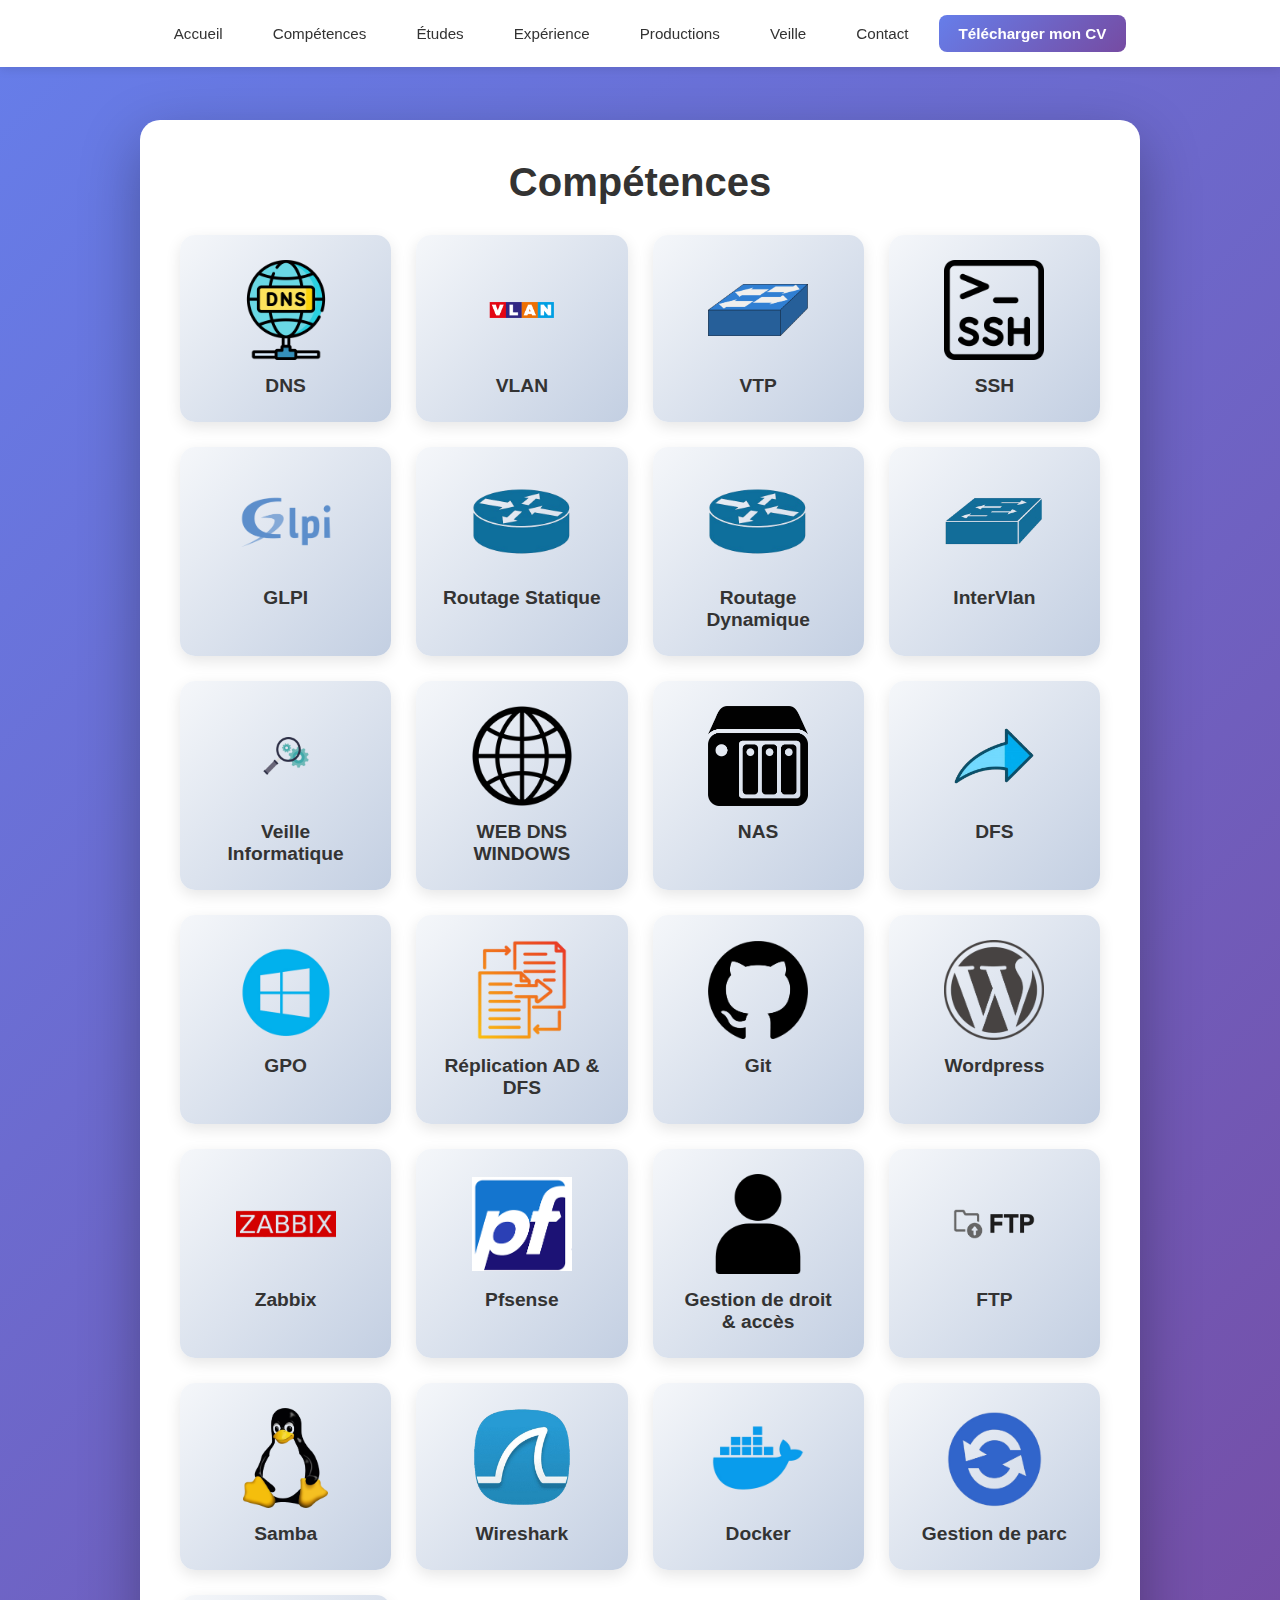
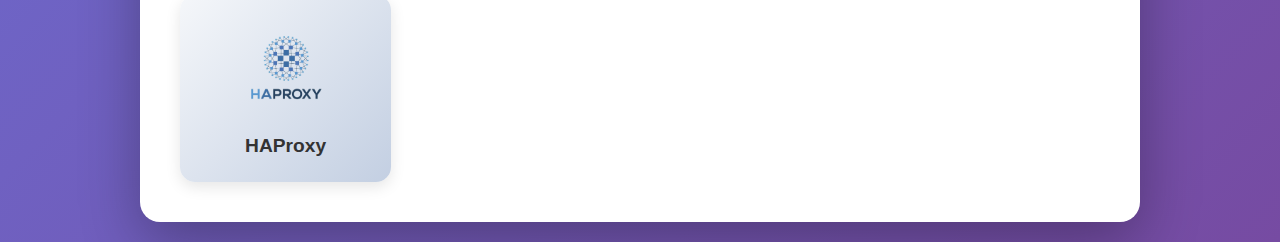
<file: compétence.html>
<!DOCTYPE html>
<html lang="fr">
<head>
    <meta charset="UTF-8">
    <meta name="viewport" content="width=device-width, initial-scale=1.0">
    <title>Compétences - Portfolio BTS SIO</title>
    <link rel="stylesheet" href="style.css">
</head>
<body>
    <nav class="nav-menu">
        <a href="index.html">Accueil</a>
        <a href="compétence.html">Compétences</a>
        <a href="Etude.html">Études</a>
        <a href="experience.html">Expérience</a>
        <a href="Production.html">Productions</a>
        <a href="Veille.html">Veille</a>
        <a href="Contact.html">Contact</a>
        <a href="CV bts-ajour.pdf" download class="cv-button">Télécharger mon CV</a>
    </nav>
    <div class="container">
        <h1 class="page-title">Compétences</h1>
        
        <div class="competences-grid">
            <div class="competence-item">
                <img src="Dns.png" alt="DNS">
                <h3>DNS</h3>
            </div>
            
            <div class="competence-item">
                <img src="Vlan.png" alt="VLAN">
                <h3>VLAN</h3>
            </div>
            
            <div class="competence-item">
                <img src="vtp.png" alt="VTP">
                <h3>VTP</h3>
            </div>
            
            <div class="competence-item">
                <img src="ssh.png" alt="SSH">
                <h3>SSH</h3>
            </div>
            
            <div class="competence-item">
                <img src="glpi.png" alt="GLPI">
                <h3>GLPI</h3>
            </div>
            
            <div class="competence-item">
                <img src="routeur.png" alt="Routage Statique">
                <h3>Routage Statique</h3>
            </div>
            
            <div class="competence-item">
                <img src="routeur.png" alt="Routage Dynamique">
                <h3>Routage Dynamique</h3>
            </div>
            
            <div class="competence-item">
                <img src="intervlan.png" alt="InterVlan">
                <h3>InterVlan</h3>
            </div>
            
            <div class="competence-item">
                <img src="veille-info.png" alt="Veille Informatique">
                <h3>Veille Informatique</h3>
            </div>
            
            <div class="competence-item">
                <img src="multisite.png" alt="WEB">
                <h3>WEB DNS WINDOWS</h3>
            </div>
           
            <div class="competence-item">
                <img src="Nas.png" alt="NAS">
                <h3>NAS</h3>
            </div>

            <div class="competence-item">
                <img src="partage.png" alt="NAS">
                <h3>DFS</h3>
            </div>

            <div class="competence-item">
                <img src="windows.png" alt="NAS">
                <h3>GPO</h3>
            </div>

             <div class="competence-item">
                <img src="replication.png" alt="NAS">
                <h3>Réplication AD & DFS</h3>
            </div>

            <div class="competence-item">
                <img src="git.png" alt="NAS">
                <h3>Git</h3>
            </div>

             <div class="competence-item">
                <img src="wordpress.png" alt="NAS">
                <h3>Wordpress</h3>
        </div>

            <div class="competence-item">
                <img src="zabbix.png" alt="NAS">
                <h3>Zabbix</h3>
        </div>

            <div class="competence-item">
                <img src="pfsense.png" alt="NAS">
                <h3>Pfsense</h3>
        </div>

            <div class="competence-item">
                <img src="user.png" alt="NAS">
                <h3>Gestion de droit & accès</h3>
        </div>

            <div class="competence-item">
                <img src="Ftp.png" alt="NAS">
                <h3>FTP</h3>
        </div>

             <div class="competence-item">
                <img src="Linux.png" alt="Linux">
                 <h3>Samba</h3>
    </div>

            <div class="competence-item">
                <img src="wireshark.png" alt="Wireshark">
                 <h3>Wireshark</h3>
    </div>

             <div class="competence-item">
                <img src="docker.png" alt="Docker">
                 <h3>Docker</h3>
    </div>

             <div class="competence-item">
                <img src="Update.png" alt="Update">
                 <h3>Gestion de parc</h3>
    </div>
                  <div class="competence-item">
                <img src="Haproxy.png" alt="Proxy">
                 <h3>HAProxy</h3>
    </div>
    </div>
</body>
</html>
</file>
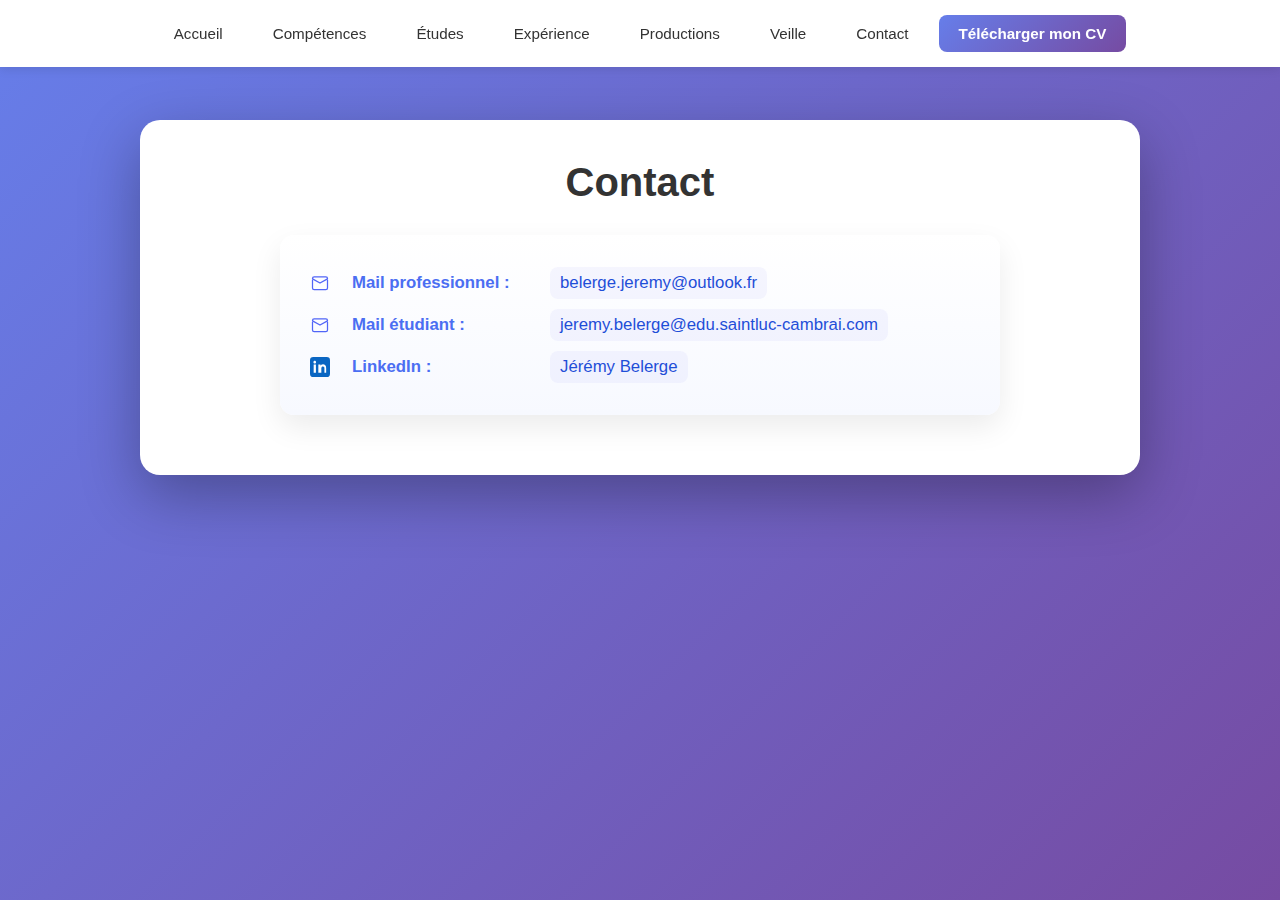
<file: Contact.html>
<!DOCTYPE html>
<html lang="fr">
<head>
    <meta charset="UTF-8">
    <meta name="viewport" content="width=device-width, initial-scale=1.0">
    <title>Contact - Portfolio BTS SIO</title>
    <link rel="stylesheet" href="style.css">
</head>
<body>
    <nav class="nav-menu">
        <a href="acceuil.html">Accueil</a>
        <a href="compétence.html">Compétences</a>
        <a href="Etude.html">Études</a>
        <a href="experience.html">Expérience</a>
        <a href="Production.html">Productions</a>
        <a href="Veille.html">Veille</a>
        <a href="Contact.html">Contact</a>
        <a href="CV bts-ajour.pdf" download class="cv-button">Télécharger mon CV</a>
    </nav>
    <div class="container">
        <h1 class="page-title">Contact</h1>
        <div class="contact-card contact-list">
            <p class="contact-item">
                <span class="contact-icon" aria-hidden="true">
                    <svg width="20" height="20" viewBox="0 0 24 24" fill="none" xmlns="http://www.w3.org/2000/svg">
                        <path d="M3 8.5V18a2 2 0 0 0 2 2h14a2 2 0 0 0 2-2V8.5" stroke="#5165f7" stroke-width="1.5" stroke-linecap="round" stroke-linejoin="round"/>
                        <path d="M21 6.5a2 2 0 0 0-2-2H5a2 2 0 0 0-2 2v.5l9 5 9-5v-.5z" stroke="#5165f7" stroke-width="1.5" stroke-linecap="round" stroke-linejoin="round"/>
                    </svg>
                </span>
                <strong>Mail professionnel :</strong>
                <a href="mailto:belerge.jeremy@outlook.fr">belerge.jeremy@outlook.fr</a>
            </p>

            <p class="contact-item">
                <span class="contact-icon" aria-hidden="true">
                    <svg width="20" height="20" viewBox="0 0 24 24" fill="none" xmlns="http://www.w3.org/2000/svg">
                        <path d="M3 8.5V18a2 2 0 0 0 2 2h14a2 2 0 0 0 2-2V8.5" stroke="#5165f7" stroke-width="1.5" stroke-linecap="round" stroke-linejoin="round"/>
                        <path d="M21 6.5a2 2 0 0 0-2-2H5a2 2 0 0 0-2 2v.5l9 5 9-5v-.5z" stroke="#5165f7" stroke-width="1.5" stroke-linecap="round" stroke-linejoin="round"/>
                    </svg>
                </span>
                <strong>Mail étudiant :</strong>
                <a href="mailto:jeremy.belerge@edu.saintluc-cambrai.com">jeremy.belerge@edu.saintluc-cambrai.com</a>
            </p>

            <p class="contact-item">
                <span class="contact-icon" aria-hidden="true">
                    <svg width="20" height="20" viewBox="0 0 24 24" xmlns="http://www.w3.org/2000/svg" role="img" aria-label="LinkedIn">
                        <rect width="24" height="24" rx="4" fill="#0A66C2" />
                        <path d="M7.1 19H4.4V9h2.7v10zM5.7 7.9c-0.9 0-1.6-0.8-1.6-1.7 0-0.9 0.7-1.6 1.6-1.6s1.6 0.7 1.6 1.6c0 0.9-0.7 1.7-1.6 1.7zM20 19h-2.7v-5.4c0-1.3-0.5-2.2-1.7-2.2-1 0-1.6 0.7-1.9 1.4-0.1 0.3-0.1 0.8-0.1 1.2V19H10v-10h2.6v1.4c0.4-0.7 1.2-1.7 3-1.7 2.2 0 3.8 1.4 3.8 4.4V19z" fill="#FFFFFF"/>
                    </svg>
                </span>
                <strong>LinkedIn :</strong>
                <a href="https://www.linkedin.com/in/jérémy-b-b01350328" target="_blank" rel="noopener noreferrer">Jérémy Belerge</a>
            </p>
        </div>
    </div>
</body>
</html>
</file>
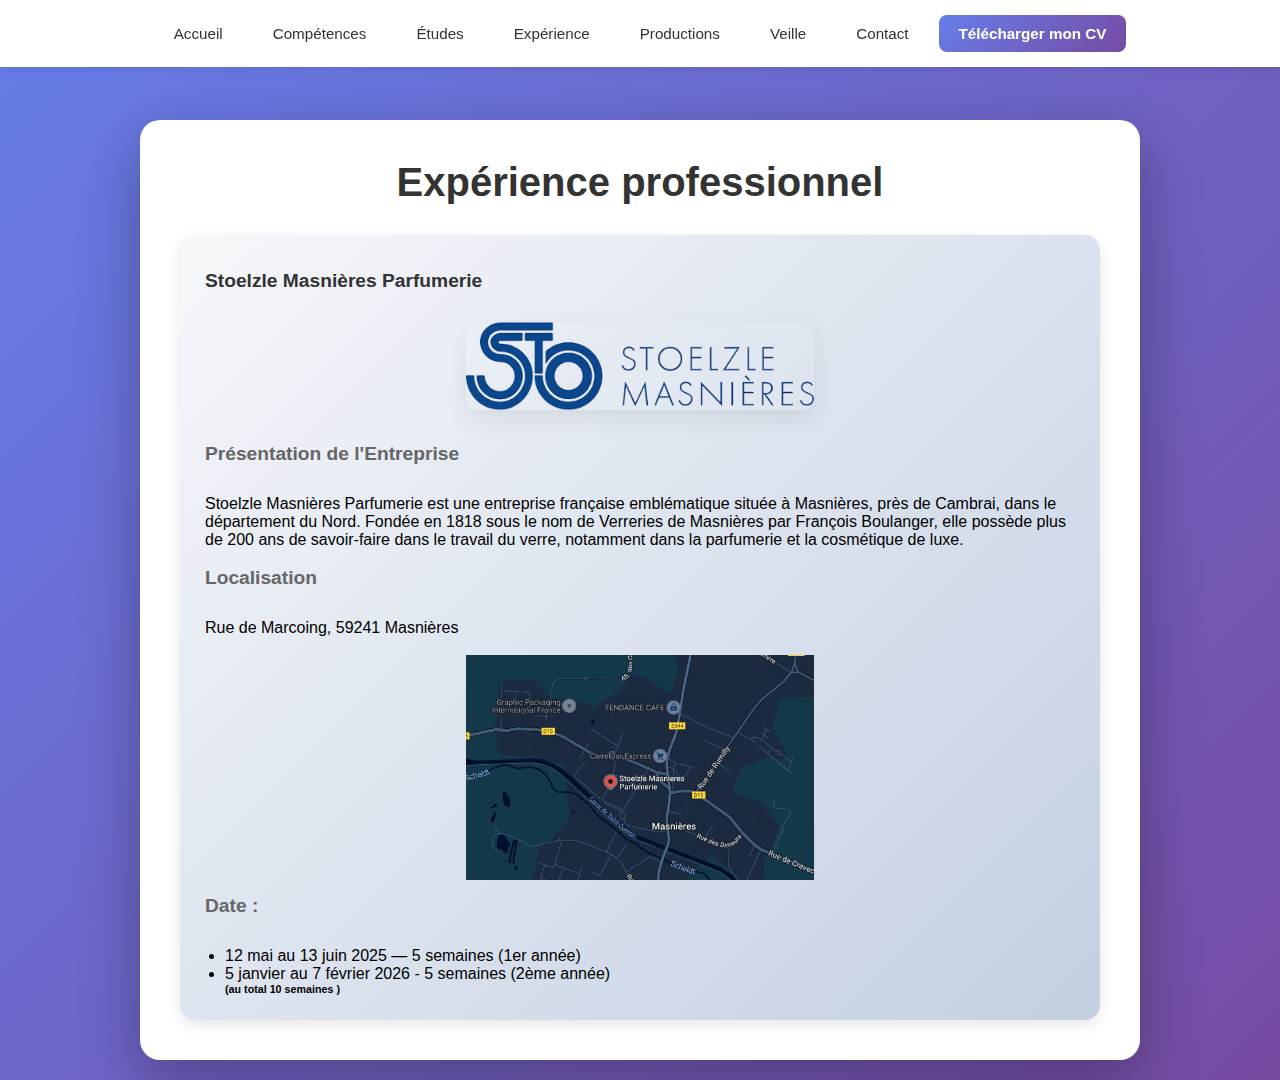
<file: experience.html>
<!DOCTYPE html>
<html lang="fr">
<head>
    <meta charset="UTF-8">
    <meta name="viewport" content="width=device-width, initial-scale=1.0">
    <title>Expérience - Portfolio BTS SIO</title>
    <link rel="stylesheet" href="style.css">
</head>
<body>
    <nav class="nav-menu">
        <a href="index.html">Accueil</a>
        <a href="compétence.html">Compétences</a>
        <a href="Etude.html">Études</a>
        <a href="experience.html">Expérience</a>
        <a href="Production.html">Productions</a>
        <a href="Veille.html">Veille</a>
        <a href="Contact.html">Contact</a>
        <a href="CV bts-ajour.pdf" download class="cv-button">Télécharger mon CV</a>
    </nav>
    <div class="container">
        <h1 class="page-title">Expérience professionnel</h1>

        <div class="competences-grid">
            <article class="competence-item" style="text-align:left;">
                <h3>Stoelzle Masnières Parfumerie</h3>
                <br>
                <div class="experience-header">
                    <img src="sto.png" alt="Vue d'ensemble Masnières" class="experience-hero" style="width: 40%; max-width: 800px; height: auto;>
                    <div class="experience-logos">
     
            
                </div>

                <p class="subtitle"><strong>Présentation de l'Entreprise</strong></p>
                <p>Stoelzle Masnières Parfumerie est une entreprise française emblématique située à Masnières, près de Cambrai, dans le département du Nord. Fondée en 1818 sous le nom de Verreries de Masnières par François Boulanger, elle possède plus de 200 ans de savoir‑faire dans le travail du verre, notamment dans la parfumerie et la cosmétique de luxe.</p>
                <br>
                <p class="subtitle"><strong>Localisation</strong></p>
                <p>Rue de Marcoing, 59241 Masnières</p>
                <br>
                <img src="Screen_Masnieres.png" alt="Localisation Masnières" style="width: 40%; max-width: 800px; height: auto;" >
                <p class="subtitle"><strong>Date :</strong></p>
                                   <ul style="margin:0 0 0 20px;">
                        <li>12 mai au 13 juin 2025 — 5 semaines (1er année)</li>
                        <li>5 janvier au 7 février 2026 - 5 semaines (2ème année)</li>
                <h6> (au total 10 semaines )</h6>
                    </ul>

            </article>

        </div>
    </div>
</body>
</html>
</file>
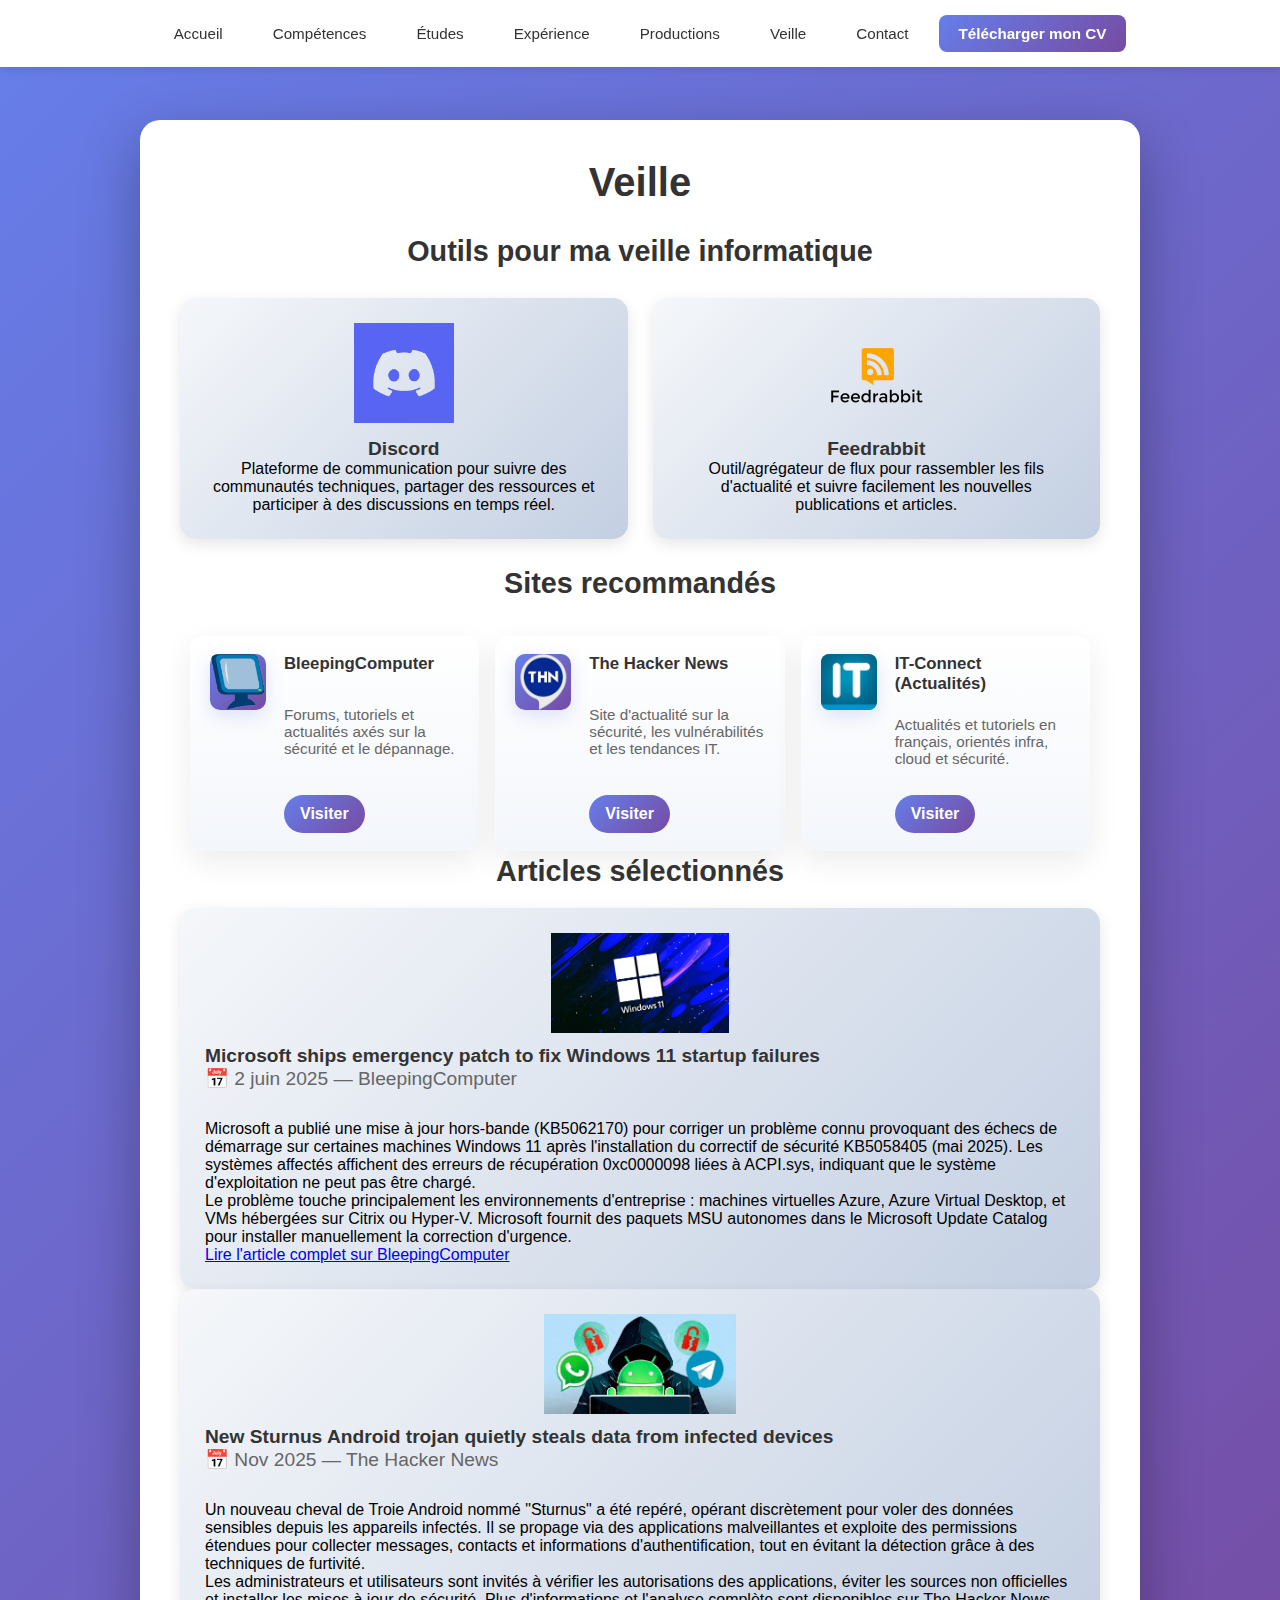
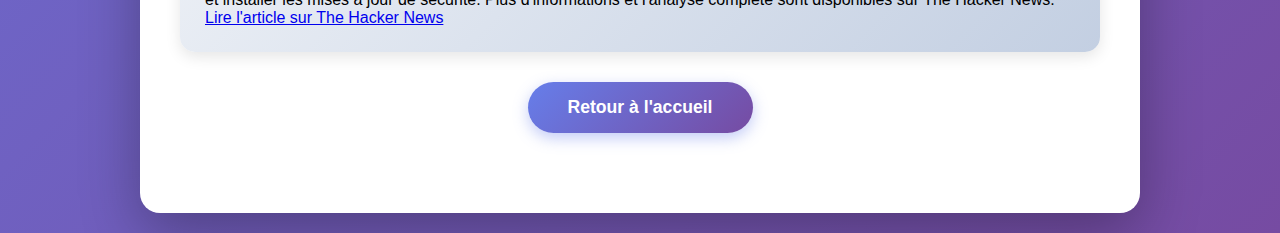
<file: Veille.html>
<!DOCTYPE html>
<html lang="fr">
<head>
    <meta charset="UTF-8">
    <meta name="viewport" content="width=device-width, initial-scale=1.0">
    <title>Veille - Portfolio BTS SIO</title>
    <link rel="stylesheet" href="style.css">
</head>
<body>
    <nav class="nav-menu">
        <a href="index.html">Accueil</a>
        <a href="compétence.html">Compétences</a>
        <a href="Etude.html">Études</a>
        <a href="experience.html">Expérience</a>
        <a href="Production.html">Productions</a>
        <a href="Veille.html">Veille</a>
        <a href="Contact.html">Contact</a>
        <a href="CV bts-ajour.pdf" download class="cv-button">Télécharger mon CV</a>
    </nav>
    <div class="container">
        <h1 class="page-title">Veille</h1>

        <section>
            <h2 class="section-title">Outils pour ma veille informatique</h2>

            <div class="competences-grid">
                <div class="competence-item">
                    <img src="discord.png" alt="Discord" />
                    <h3>Discord</h3>
                    <p>Plateforme de communication pour suivre des communautés techniques, partager des ressources et participer à des discussions en temps réel.</p>
                </div>

                <div class="competence-item">
                    <img src="Feedrabbit.png" alt="Feedrabbit" />
                    <h3>Feedrabbit</h3>
                    <p>Outil/agrégateur de flux pour rassembler les fils d'actualité et suivre facilement les nouvelles publications et articles.</p>
                </div>
            </div>

            <h2 class="section-title" style="margin-top:28px;">Sites recommandés</h2>

            <div class="sites-grid">
                <div class="resource-card">
                    <div class="resource-icon" aria-hidden="true">
                        <img src="bleeping.png" alt="BleepingComputer logo" class="resource-logo" />
                    </div>
                    <div class="resource-body">
                        <h4>BleepingComputer</h4>
                        <p>Forums, tutoriels et actualités axés sur la sécurité et le dépannage.</p>
                        <div>
                            <a href="https://www.bleepingcomputer.com" class="resource-link" target="_blank" rel="noopener noreferrer">Visiter</a>
                        </div>
                    </div>
                </div>

                <div class="resource-card">
                    <div class="resource-icon" aria-hidden="true">
                        <img src="Thn.png" alt="The Hacker News logo" class="resource-logo" />
                    </div>
                    <div class="resource-body">
                        <h4>The Hacker News</h4>
                        <p>Site d'actualité sur la sécurité, les vulnérabilités et les tendances IT.</p>
                        <div>
                            <a href="https://thehackernews.com" class="resource-link" target="_blank" rel="noopener noreferrer">Visiter</a>
                        </div>
                    </div>
                </div>

                <div class="resource-card">
                    <div class="resource-icon" aria-hidden="true">
                        <img src="IT.jfif" alt="IT-Connect logo" class="resource-logo" />
                    </div>
                    <div class="resource-body">
                        <h4>IT-Connect (Actualités)</h4>
                        <p>Actualités et tutoriels en français, orientés infra, cloud et sécurité.</p>
                        <div>
                            <a href="https://www.it-connect.fr/actualites" class="resource-link" target="_blank" rel="noopener noreferrer">Visiter</a>
                        </div>
                    </div>
                </div>
            </div>
        </section>

        <section>
            <h2 class="section-title">Articles sélectionnés</h2>

            <div class="etude-list">
                <!-- Article ajouté : Microsoft ships emergency patch -->
                <article class="competence-item" style="text-align:left;">
                    <img src="banniere_bleep.jpg" alt="BleepingComputer - emergency patch" style="width:100%; display:block; border-radius:10px; margin-bottom:12px;">
                    <h3>Microsoft ships emergency patch to fix Windows 11 startup failures</h3>
                    <p class="subtitle">📅 2 juin 2025 — BleepingComputer</p>
                    <p>Microsoft a publié une mise à jour hors-bande (KB5062170) pour corriger un problème connu provoquant des échecs de démarrage sur certaines machines Windows 11 après l'installation du correctif de sécurité KB5058405 (mai 2025). Les systèmes affectés affichent des erreurs de récupération 0xc0000098 liées à ACPI.sys, indiquant que le système d'exploitation ne peut pas être chargé.</p>
                    <p>Le problème touche principalement les environnements d'entreprise : machines virtuelles Azure, Azure Virtual Desktop, et VMs hébergées sur Citrix ou Hyper-V. Microsoft fournit des paquets MSU autonomes dans le Microsoft Update Catalog pour installer manuellement la correction d'urgence.</p>
                    <p><a href="https://www.bleepingcomputer.com/news/microsoft/microsoft-ships-emergency-patch-to-fix-windows-11-installation-issues" target="_blank" rel="noopener noreferrer">Lire l'article complet sur BleepingComputer</a></p>
                </article>

                <!-- Exemple d'article : copiez/collez et remplacez par vos articles -->
                <article class="competence-item" style="text-align:left;">
                    <img src="hack_banner.webp" alt="The Hacker News - Sturnus" style="width:100%; display:block; border-radius:10px; margin-bottom:12px;">
                    <h3>New Sturnus Android trojan quietly steals data from infected devices</h3>
                    <p class="subtitle">📅 Nov 2025 — The Hacker News</p>
                    <p>Un nouveau cheval de Troie Android nommé "Sturnus" a été repéré, opérant discrètement pour voler des données sensibles depuis les appareils infectés. Il se propage via des applications malveillantes et exploite des permissions étendues pour collecter messages, contacts et informations d'authentification, tout en évitant la détection grâce à des techniques de furtivité.</p>
                    <p>Les administrateurs et utilisateurs sont invités à vérifier les autorisations des applications, éviter les sources non officielles et installer les mises à jour de sécurité. Plus d'informations et l'analyse complète sont disponibles sur The Hacker News.</p>
                    <p><a href="https://thehackernews.com/2025/11/new-sturnus-android-trojan-quietly.html" target="_blank" rel="noopener noreferrer">Lire l'article sur The Hacker News</a></p>
                </article>


            </div>
        </section>

        <div style="text-align:center; margin-top:30px;">
            <a href="index.html" class="cv-download">Retour à l'accueil</a>
        </div>
    </div>
</body>
</html>
</file>
<file: style.css>
* {
    margin: 0;
    padding: 0;
    box-sizing: border-box;
}

body {
    font-family: 'Segoe UI', Tahoma, Geneva, Verdana, sans-serif;
    background: linear-gradient(135deg, #667eea 0%, #764ba2 100%);
    min-height: 100vh;
    padding: 20px;
}

/* Navigation menu (pour toutes les pages sauf accueil) */
.nav-menu {
    position: fixed;
    top: 0;
    left: 0;
    right: 0;
    background: white;
    box-shadow: 0 2px 10px rgba(0, 0, 0, 0.1);
    padding: 15px 20px;
    z-index: 1000;
    display: flex;
    justify-content: center;
    gap: 10px;
    flex-wrap: wrap;
}

.nav-menu a {
    padding: 10px 20px;
    text-decoration: none;
    color: #333;
    border-radius: 8px;
    transition: background 0.3s;
    font-size: 0.95em;
}

.nav-menu a:hover {
    background: linear-gradient(135deg, #667eea 0%, #764ba2 100%);
    color: white;
}

.nav-menu .cv-button {
    background: linear-gradient(135deg, #667eea 0%, #764ba2 100%);
    color: white;
    font-weight: bold;
}

.nav-menu .cv-button:hover {
    background: linear-gradient(135deg, #764ba2 0%, #667eea 100%);
}

/* Container général */
.container {
    background: white;
    border-radius: 20px;
    box-shadow: 0 20px 60px rgba(0, 0, 0, 0.3);
    max-width: 1000px;
    width: 100%;
    padding: 40px;
    margin: 0 auto;
    margin-top: 100px;
}

/* Styles spécifiques à la page d'accueil */
body.accueil {
    display: flex;
    justify-content: center;
    align-items: center;
}

body.accueil .container {
    max-width: 900px;
    text-align: center;
    margin-top: 0;
}

.profile-section {
    margin-bottom: 40px;
    display: flex;
    flex-direction: column;
    align-items: center;
}

.profile-photo {
    width: 150px;
    height: 150px;
    border-radius: 50%;
    object-fit: cover;
    border: 5px solid #667eea;
    box-shadow: 0 10px 30px rgba(0, 0, 0, 0.2);
    margin-bottom: 20px;
}

h1 {
    color: #333;
    font-size: 2.5em;
    margin-bottom: 10px;
}

.subtitle {
    color: #666;
    font-size: 1.2em;
    margin-bottom: 30px;
}

.cv-download {
    display: inline-block;
    background: linear-gradient(135deg, #667eea 0%, #764ba2 100%);
    color: white;
    padding: 15px 40px;
    text-decoration: none;
    border-radius: 50px;
    font-size: 1.1em;
    font-weight: bold;
    transition: transform 0.3s, box-shadow 0.3s;
    box-shadow: 0 5px 15px rgba(102, 126, 234, 0.4);
    margin-bottom: 40px;
}

.cv-download:hover {
    transform: translateY(-3px);
    box-shadow: 0 8px 25px rgba(102, 126, 234, 0.6);
}

.cv-download:active {
    transform: translateY(-1px);
}

.about-section {
    background: linear-gradient(135deg, #f5f7fa 0%, #c3cfe2 100%);
    padding: 30px;
    border-radius: 15px;
    margin-bottom: 40px;
    text-align: left;
    box-shadow: 0 5px 15px rgba(0, 0, 0, 0.1);
}

.about-section h2 {
    color: #333;
    font-size: 2em;
    margin-bottom: 20px;
    text-align: center;
}

.about-section p {
    color: #555;
    font-size: 1.1em;
    line-height: 1.8;
    text-align: justify;
}

.navigation {
    display: flex;
    flex-direction: column;
    gap: 15px;
    margin-top: 40px;
    align-items: center;
}

.nav-card {
    background: linear-gradient(135deg, #f5f7fa 0%, #c3cfe2 100%);
    padding: 20px 30px;
    border-radius: 15px;
    text-decoration: none;
    color: #333;
    transition: transform 0.3s, box-shadow 0.3s;
    box-shadow: 0 5px 15px rgba(0, 0, 0, 0.1);
    width: 100%;
    text-align: center;
}

.nav-card:hover {
    transform: translateY(-5px);
    box-shadow: 0 10px 30px rgba(0, 0, 0, 0.2);
    background: linear-gradient(135deg, #667eea 0%, #764ba2 100%);
    color: white;
}

.nav-card h2 {
    font-size: 1.3em;
    margin-bottom: 5px;
}

.nav-card p {
    font-size: 0.9em;
    opacity: 0.8;
}

/* Styles pour les autres pages */
.page-title {
    color: #333;
    font-size: 2.5em;
    margin-bottom: 30px;
    text-align: center;
}

/* Section études - images cliquables */
.etudes-container {
    display: grid;
    grid-template-columns: 1fr 1fr;
    gap: 30px;
    margin-top: 30px;
    height: 500px;
}

.etude-image-link {
    position: relative;
    display: block;
    border-radius: 15px;
    overflow: hidden;
    box-shadow: 0 5px 15px rgba(0, 0, 0, 0.2);
    transition: transform 0.5s ease, box-shadow 0.5s ease;
    cursor: pointer;
    text-decoration: none;
    height: 100%;
}

.etude-image-link:hover {
    transform: scale(1.1);
    box-shadow: 0 20px 60px rgba(0, 0, 0, 0.4);
    z-index: 10;
}

.etude-image {
    width: 100%;
    height: 100%;
    object-fit: cover;
    display: block;
}

.etude-overlay {
    position: absolute;
    bottom: 0;
    left: 0;
    right: 0;
    background: linear-gradient(to top, rgba(0, 0, 0, 0.8), transparent);
    padding: 30px;
    color: white;
    transition: all 0.5s ease;
}

.etude-overlay h2 {
    color: white;
    font-size: 2.5em;
    margin: 0;
    text-align: center;
    text-shadow: 2px 2px 4px rgba(0, 0, 0, 0.5);
}

.etude-image-link:hover .etude-overlay {
    background: linear-gradient(to top, rgba(102, 126, 234, 0.9), transparent);
    padding: 50px;
}

.etude-image-link:hover .etude-overlay h2 {
    font-size: 3em;
}

/* Section compétences */
.section-title {
    color: #333;
    font-size: 1.8em;
    margin-top: 40px;
    margin-bottom: 20px;
    text-align: center;
    font-weight: 600;
}

.section-title:first-of-type {
    margin-top: 20px;
}

.competences-grid {
    display: grid;
    grid-template-columns: repeat(auto-fit, minmax(200px, 1fr));
    gap: 25px;
    margin-top: 30px;
}

.competence-item {
    background: linear-gradient(135deg, #f5f7fa 0%, #c3cfe2 100%);
    border-radius: 15px;
    padding: 25px;
    text-align: center;
    box-shadow: 0 5px 15px rgba(0, 0, 0, 0.1);
    transition: transform 0.3s, box-shadow 0.3s;
}

.competence-item:hover {
    transform: translateY(-5px);
    box-shadow: 0 10px 30px rgba(0, 0, 0, 0.2);
}

.competence-item img {
    width: 100px;
    height: 100px;
    object-fit: contain;
    margin-bottom: 15px;
    display: block;
    margin-left: auto;
    margin-right: auto;
}

.competence-item h3 {
    color: #333;
    font-size: 1.2em;
    margin-top: 10px;
}

/* Formulaire de code d'accès */
.password-form {
    text-align: center;
    max-width: 400px;
    margin: 50px auto;
}

.password-form h2 {
    color: #333;
    font-size: 1.8em;
    margin-bottom: 20px;
}

.password-form p {
    color: #666;
    margin-bottom: 25px;
    font-size: 1em;
}

.password-input {
    width: 100%;
    padding: 15px;
    border: 2px solid #ddd;
    border-radius: 10px;
    font-size: 1.1em;
    margin-bottom: 20px;
    transition: border-color 0.3s;
}

.password-input:focus {
    outline: none;
    border-color: #667eea;
}

.password-submit {
    background: linear-gradient(135deg, #667eea 0%, #764ba2 100%);
    color: white;
    padding: 15px 40px;
    border: none;
    border-radius: 50px;
    font-size: 1.1em;
    font-weight: bold;
    cursor: pointer;
    transition: transform 0.3s, box-shadow 0.3s;
    box-shadow: 0 5px 15px rgba(102, 126, 234, 0.4);
}

.password-submit:hover {
    transform: translateY(-3px);
    box-shadow: 0 8px 25px rgba(102, 126, 234, 0.6);
}

.password-error {
    color: #e74c3c;
    margin-top: 15px;
    font-size: 0.9em;
    display: none;
}

.password-error.show {
    display: block;
}

/* Resource card for external links (e.g., school site, LinkedIn) */
.resource-card {
    display: flex;
    align-items: stretch;
    gap: 18px;
    background: linear-gradient(180deg, #ffffff 0%, #f3f6fb 100%);
    padding: 18px 20px;
    border-radius: 14px;
    box-shadow: 0 10px 30px rgba(0,0,0,0.08);
    max-width: 720px;
    margin: 16px auto;
    height: 100%;
}

.resource-card .resource-icon {
    width: 56px;
    height: 56px;
    flex: 0 0 56px;
    border-radius: 10px;
    display: inline-flex;
    align-items: center;
    justify-content: center;
    background: linear-gradient(135deg, #667eea 0%, #764ba2 100%);
    box-shadow: 0 6px 18px rgba(102,126,234,0.2);
}

.resource-card .resource-icon .resource-logo {
    width: 100%;
    height: 100%;
    object-fit: contain;
    display: block;
    border-radius: 8px;
    background: transparent;
}

.resource-card .resource-body {
    flex: 1 1 auto;
    display: flex;
    flex-direction: column;
    justify-content: space-between;
}

.resource-card .resource-body h4 {
    margin: 0 0 6px 0;
    font-size: 1.05em;
    color: #333;
}

.resource-card .resource-body p {
    margin: 0;
    color: #666;
    font-size: 0.95em;
}

.resource-card .resource-link {
    margin-left: 0;
    margin-top: 12px;
    background: linear-gradient(135deg, #667eea 0%, #764ba2 100%);
    color: white;
    padding: 10px 16px;
    border-radius: 999px;
    text-decoration: none;
    font-weight: 600;
    display: inline-block;
}

/* Grid wrapper for recommended sites to ensure equal-height cards */
.sites-grid {
    max-width: 900px;
    margin: 16px auto;
    display: grid;
    grid-template-columns: repeat(auto-fit, minmax(260px, 1fr));
    gap: 16px;
    align-items: stretch;
}

.sites-grid .resource-card {
    height: 100%;
}

/* Contact card styles */
.contact-card.contact-list {
    max-width: 720px;
    margin: 0 auto 20px;
    padding: 22px 26px;
    border-radius: 14px;
    background: linear-gradient(180deg, #ffffff 0%, #f7f9ff 100%);
    box-shadow: 0 12px 30px rgba(0,0,0,0.08);
    text-align: left;
}

.contact-list .contact-item {
    margin: 10px 0;
    font-size: 1.05rem;
    color: #333;
    display: flex;
    gap: 12px;
    align-items: center;
}

.contact-list .contact-item strong {
    width: 180px;
    color: #4b6ef2;
    font-weight: 700;
}

.contact-list a {
    color: #1f4ed8;
    text-decoration: none;
    padding: 6px 10px;
    border-radius: 8px;
    background: rgba(79, 70, 229, 0.05);
    transition: background 0.15s ease;
}

.contact-list a:hover {
    background: rgba(79, 70, 229, 0.12);
    text-decoration: underline;
}

@media (max-width: 600px) {
    .contact-list .contact-item { flex-direction: column; align-items: flex-start; }
    .contact-list .contact-item strong { width: auto; }
}

/* Icon alignment inside contact lines */
.contact-icon {
    display: inline-flex;
    width: 28px;
    height: 28px;
    align-items: center;
    justify-content: center;
    flex-shrink: 0;
    margin-right: 6px;
}

.contact-icon svg { display: block; }

.contact-item a { margin-left: 6px; }

/* Experience images and logos */
.experience-header {
    display: flex;
    gap: 16px;
    align-items: flex-start;
    margin: 12px 0 18px;
}
.experience-hero {
    width: 100%;
    max-width: 520px;
    border-radius: 10px;
    box-shadow: 0 8px 24px rgba(0,0,0,0.08);
    display: block;
}
.experience-logos {
    display: flex;
    flex-direction: column;
    gap: 10px;
}
.small-logo {
    width: 92px;
    height: auto;
    border-radius: 8px;
    background: white;
    box-shadow: 0 6px 18px rgba(0,0,0,0.06);
}

@media (max-width: 800px) {
    .experience-header { flex-direction: column; }
    .experience-logos { flex-direction: row; gap: 8px; }
    .small-logo { width: 72px; }
}

@media (max-width: 600px) {
    .resource-card { flex-direction: column; text-align: center; gap: 12px; }
    .resource-card .resource-link { margin-left: 0; }
}

.content-locked {
    display: none;
}

.content-unlocked {
    display: block;
}

/* Responsive */
@media (max-width: 768px) {
    .nav-menu {
        padding: 10px;
        gap: 5px;
    }

    .nav-menu a {
        padding: 8px 12px;
        font-size: 0.8em;
    }

    .container {
        padding: 30px 20px;
        margin-top: 80px;
    }

    body.accueil .container {
        margin-top: 0;
    }

    h1, .page-title {
        font-size: 2em;
    }

    .profile-photo {
        width: 120px;
        height: 120px;
    }

    .about-section {
        padding: 20px;
    }

    .about-section h2 {
        font-size: 1.5em;
    }

    .about-section p {
        font-size: 1em;
    }

    .competences-grid {
        grid-template-columns: repeat(auto-fit, minmax(150px, 1fr));
        gap: 15px;
    }

    .competence-item {
        padding: 20px;
    }

    .competence-item img {
        width: 80px;
        height: 80px;
    }

    .competence-item h3 {
        font-size: 1em;
    }

    .etudes-container {
        grid-template-columns: 1fr;
        height: auto;
        gap: 20px;
    }

    .etude-image-link {
        height: 300px;
    }

    .etude-overlay h2 {
        font-size: 2em;
    }

    .etude-image-link:hover .etude-overlay h2 {
        font-size: 2.5em;
    }
}
</file>
